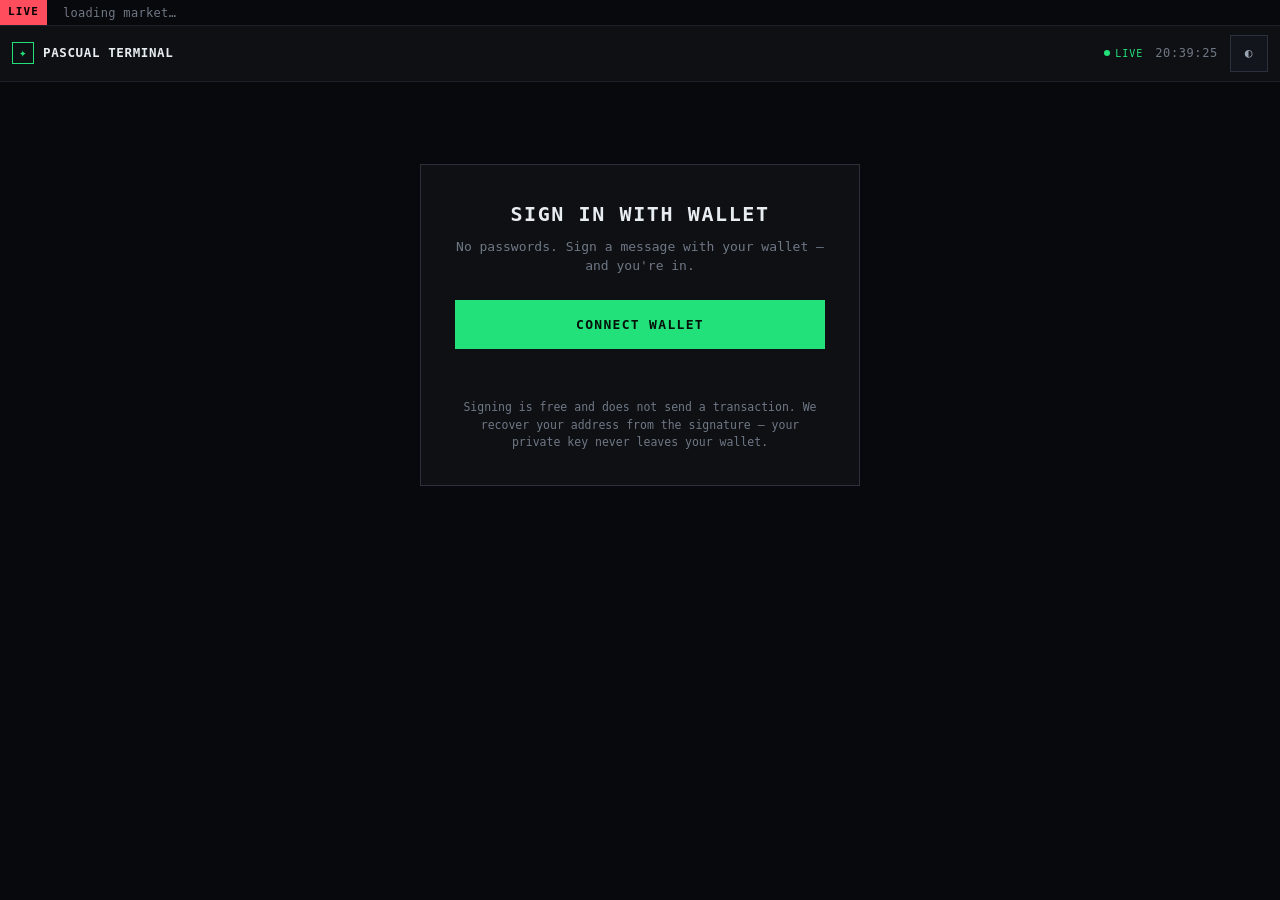
<file: hub/public/index.html>
<!doctype html>
<html lang="en">
<head>
<meta charset="utf-8" />
<meta name="viewport" content="width=device-width, initial-scale=1" />
<title>Pascual Hub</title>
<style>
  /* Terminal palette. Accent maps to terminal-green; danger to red. Both themes. */
  :root, :root[data-theme="dark"] {
    --bg:#08090c; --panel:#0e1014; --panel-2:#12151b; --ink:#e8edf2; --muted:#6f7885;
    --line:#1c2129; --line2:#2a313c; --accent:#22e07a; --accent-2:#22e07a; --danger:#ff4d5e;
    --amber:#f5b23c; --cyan:#3ad0e0; --dim:#9aa4b2; --grid-line:#141821; --field-be:#2a313c;
  }
  :root[data-theme="light"] {
    --bg:#f2f4f7; --panel:#ffffff; --panel-2:#f6f8fa; --ink:#1a2029; --muted:#8a95a3;
    --line:#dbe1e8; --line2:#c3ccd6; --accent:#0a9d57; --accent-2:#0a9d57; --danger:#d83a49;
    --amber:#b7791a; --cyan:#0f8ca0; --dim:#4a5563; --grid-line:#eaeef2; --field-be:#c3ccd6;
  }
  * { box-sizing:border-box; }
  html,body { margin:0; height:100%; }
  body { background:var(--bg); color:var(--ink);
    font-family:ui-monospace,"Cascadia Mono","SF Mono",Menlo,Consolas,monospace; line-height:1.5;
    font-size:12.5px; -webkit-font-smoothing:antialiased; }
  a { color:var(--accent); }
  .hidden { display:none !important; }
  .mono { font-variant-numeric:tabular-nums; }
  .up { color:var(--accent); } .down { color:var(--danger); } .amber { color:var(--amber); }

  /* ticker tape */
  .tape { display:flex; align-items:center; height:26px; border-bottom:1px solid var(--line); overflow:hidden; font-size:11px; letter-spacing:.03em; }
  .tape .lbl { background:var(--danger); color:#000; font-weight:800; padding:0 8px; height:100%; display:flex; align-items:center; letter-spacing:.1em; }
  .tape .track { display:flex; gap:22px; padding-left:16px; white-space:nowrap; animation:scroll 40s linear infinite; }
  @keyframes scroll { from{transform:translateX(0);} to{transform:translateX(-50%);} }
  .tape .tk b { color:var(--dim); font-weight:600; }

  /* top bar */
  header { display:flex; align-items:center; justify-content:space-between; gap:12px;
    padding:9px 12px; border-bottom:1px solid var(--line); background:var(--panel); position:sticky; top:0; z-index:10; }
  .brand { display:flex; align-items:center; gap:9px; font-weight:800; letter-spacing:.05em; font-size:12.5px; }
  .brand .mark { width:22px;height:22px;border:1px solid var(--accent);color:var(--accent);
    display:flex;align-items:center;justify-content:center;font-weight:800; }
  .who { font-size:12px; color:var(--muted); letter-spacing:.05em; }
  button { font:inherit; cursor:pointer; border:1px solid var(--line2); background:var(--panel-2); color:var(--ink);
    padding:8px 14px; font-weight:700; letter-spacing:.05em; }
  .btn-primary { background:var(--accent); color:#04120a; border-color:var(--accent); }
  :root[data-theme="light"] .btn-primary { color:#fff; }
  .btn-ghost { background:var(--panel-2); color:var(--dim); }
  button:disabled { opacity:.5; cursor:default; }
  .live { display:inline-flex; align-items:center; gap:5px; color:var(--accent); font-size:10px; letter-spacing:.1em; }
  .live .dot { width:6px;height:6px;border-radius:50%;background:var(--accent); animation:pulse 1.4s infinite; }
  @keyframes pulse { 0%,100%{opacity:1;} 50%{opacity:.25;} }

  main { max-width:1240px; margin:0 auto; padding:10px 12px 40px; }

  /* sign-in card */
  .signin { max-width:440px; margin:8vh auto 0; background:var(--panel); border:1px solid var(--line2);
    padding:34px; text-align:center; position:relative; }
  .signin h1 { font-size:20px; margin:0 0 8px; letter-spacing:.08em; text-transform:uppercase; }
  .signin p { color:var(--muted); margin:0 0 24px; font-size:13px; }
  .signin .btn-primary { width:100%; padding:14px; font-size:13px; letter-spacing:.1em; text-transform:uppercase; }
  .note { margin-top:16px; font-size:11.5px; color:var(--muted); line-height:1.5; }
  #status { min-height:20px; margin-top:14px; font-size:12px; word-break:break-word; }
  #status.err { color:var(--danger); } #status.ok { color:var(--accent); }

  /* dashboard grid + panels */
  .grid { display:grid; grid-template-columns:1fr 1fr; gap:10px; margin-top:10px; }
  @media (max-width:820px){ .grid{grid-template-columns:1fr;} }
  .span2 { grid-column:1 / -1; }
  .panel, .card { background:var(--panel); border:1px solid var(--line); position:relative; padding:12px 14px; }
  .panel::before,.card::before { content:""; position:absolute; top:-1px; left:-1px; width:7px; height:7px;
    border-top:1px solid var(--line2); border-left:1px solid var(--line2); }
  .panel::after,.card::after { content:""; position:absolute; bottom:-1px; right:-1px; width:7px; height:7px;
    border-bottom:1px solid var(--line2); border-right:1px solid var(--line2); }
  .ptitle { display:flex; align-items:center; justify-content:space-between; gap:8px;
    font-size:10.5px; letter-spacing:.14em; color:var(--dim); margin-bottom:12px; text-transform:uppercase; }
  .ptitle .tag { border:1px solid var(--line2); color:var(--muted); padding:1px 6px; font-size:9.5px; letter-spacing:.1em; }
  .ptitle .r { display:flex; gap:8px; align-items:center; }
  h2 { font-size:11px; margin:20px 0 8px; letter-spacing:.14em; text-transform:uppercase; color:var(--dim);
    border-bottom:1px solid var(--line); padding-bottom:6px; }
  .card .k { font-size:9.5px; letter-spacing:.1em; text-transform:uppercase; color:var(--muted); }
  .card .v { font-size:20px; font-weight:700; margin-top:4px; font-variant-numeric:tabular-nums; }
  canvas { display:block; width:100%; }
  .strip { display:grid; grid-template-columns:repeat(4,1fr); gap:0; border-top:1px solid var(--line); margin-top:12px; }
  .strip .s { padding:9px 4px; border-right:1px solid var(--line); }
  .strip .s:last-child { border-right:none; }
  .strip .k { color:var(--muted); font-size:9px; letter-spacing:.1em; text-transform:uppercase; }
  .strip .v { font-size:15px; margin-top:4px; font-variant-numeric:tabular-nums; }

  .addrow { display:flex; gap:8px; margin-bottom:12px; flex-wrap:wrap; }
  .addrow input, #chainSel { flex:1; min-width:180px; font:inherit; padding:10px 12px;
    border:1px solid var(--line2); background:var(--panel-2); color:var(--ink); }
  .addrow input:focus { outline:1px solid var(--accent); }
  #chainSel { flex:0 0 auto; }

  .wlist { display:flex; flex-direction:column; gap:8px; }
  .wrow { display:flex; align-items:center; justify-content:space-between; gap:12px;
    background:var(--panel-2); border:1px solid var(--line); padding:11px 14px; }
  .wrow .addr { font-size:12px; letter-spacing:.03em; }
  .wrow .label { color:var(--muted); font-size:12px; }
  .wrow .bal { font-variant-numeric:tabular-nums; font-weight:700; margin-right:6px; }
  .wrow .rm { background:transparent; color:var(--danger); padding:6px 10px; font-size:12px; border-color:transparent; }
  .wrow .chip { font-size:10px; font-weight:700; padding:2px 7px; border:1px solid var(--line2);
    color:var(--muted); margin-left:6px; letter-spacing:.06em; }
  .wrow .expand { background:transparent; color:var(--accent); padding:6px 8px; font-size:12px; border-color:transparent; }
  .detail { background:var(--panel-2); border:1px solid var(--line); border-top:none; padding:14px 16px; }
  .detail h4 { margin:0 0 8px; font-size:10px; letter-spacing:.1em; text-transform:uppercase; color:var(--muted); }
  .tok { display:flex; align-items:center; justify-content:space-between; padding:6px 0; font-size:12px; border-bottom:1px solid var(--line); }
  .tok:last-child { border-bottom:none; }
  .tok .sym { font-weight:700; }
  .tok .nm { color:var(--muted); font-size:11px; margin-left:6px; }
  .tok .amt { font-variant-numeric:tabular-nums; }
  .tx { display:flex; align-items:center; gap:8px; padding:6px 0; font-size:11.5px; border-bottom:1px solid var(--line); }
  .tx:last-child { border-bottom:none; }
  .tx .dir { font-weight:800; width:16px; text-align:center; }
  .tx .dir.in { color:var(--accent); } .tx .dir.out { color:var(--danger); }
  .tx .a { color:var(--muted); }
  .tx .val { margin-left:auto; font-variant-numeric:tabular-nums; font-weight:600; }
  .tx a { text-decoration:none; }
  .mut { color:var(--muted); font-size:12px; }
  .digest { background:var(--panel-2); border:1px solid var(--line2); border-left:2px solid var(--amber);
    padding:12px 14px; margin-bottom:12px; white-space:pre-wrap; line-height:1.5; font-size:12.5px; color:var(--dim); }
  .news { display:flex; flex-direction:column; }
  .nrow { display:flex; align-items:center; gap:10px; padding:8px 2px; border-bottom:1px solid var(--line); }
  .nrow:last-child { border-bottom:none; }
  .nrow .src { flex:0 0 auto; font-size:10px; font-weight:700; color:var(--cyan);
    border:1px solid var(--line2); padding:1px 6px; letter-spacing:.06em; }
  .nrow a { color:var(--ink); text-decoration:none; font-size:12.5px; flex:1; }
  .nrow a:hover { color:var(--accent); }
  .nrow .when { flex:0 0 auto; color:var(--muted); font-size:11px; }
  .empty { color:var(--muted); font-size:12.5px; padding:18px; text-align:center; border:1px dashed var(--line2); }
  .soon { display:inline-block; font-size:10px; font-weight:700; color:var(--muted);
    border:1px solid var(--line2); padding:1px 7px; margin-left:8px; letter-spacing:.06em; }
  .foot { margin-top:20px; padding:8px 4px; border-top:1px solid var(--line); color:var(--muted);
    font-size:10px; letter-spacing:.06em; display:flex; justify-content:space-between; flex-wrap:wrap; gap:8px; }
</style>
</head>
<body>

<!-- TICKER -->
<div class="tape">
  <span class="lbl">LIVE</span>
  <div class="track" id="ticker"><span class="tk mut">loading market…</span></div>
</div>

<header>
  <div class="brand"><span class="mark">✦</span> PASCUAL TERMINAL</div>
  <div style="display:flex;align-items:center;gap:12px;">
    <span class="live"><span class="dot"></span>LIVE</span>
    <span id="clock" class="who mono">--:--:--</span>
    <span id="who" class="who hidden"></span>
    <button id="themeBtn" class="btn-ghost" title="Theme">◐</button>
    <button id="logoutBtn" class="btn-ghost hidden">Log out</button>
  </div>
</header>

<!-- SIGN IN -->
<main id="signinView">
  <div class="signin">
    <h1>Sign in with wallet</h1>
    <p>No passwords. Sign a message with your wallet — and you're in.</p>
    <button id="connectBtn" class="btn-primary">Connect wallet</button>
    <div id="status"></div>
    <div class="note">Signing is free and does not send a transaction. We recover your address from the signature — your private key never leaves your wallet.</div>
  </div>
</main>

<!-- DASHBOARD -->
<main id="dashView" class="hidden">
  <div class="grid">
    <!-- Wallet snapshot (real data) -->
    <div class="panel">
      <div class="ptitle"><span>◢ WALLET · ETHEREUM</span><span class="tag" id="meAddr">—</span></div>
      <div class="v mono" id="meBalance" style="font-size:30px;font-weight:700;">—</div>
      <div class="mut" id="meBalanceSub">native balance of the connected wallet</div>
      <div class="strip">
        <div class="s"><div class="k">Tokens</div><div class="v" id="meTokens">—</div></div>
        <div class="s"><div class="k">Watched</div><div class="v" id="statWatch">0</div></div>
        <div class="s"><div class="k">Network</div><div class="v" style="font-size:13px;">ETH</div></div>
        <div class="s"><div class="k">Status</div><div class="v up" style="font-size:13px;">ONLINE</div></div>
      </div>
    </div>
    <!-- BTC market panel (real sparkline) -->
    <div class="panel">
      <div class="ptitle"><span>◢ BITCOIN · BTC-USD</span><span class="r"><span class="tag amber" id="btcSrc">CoinGecko</span><span class="mono up" id="btcPrice">—</span></span></div>
      <canvas id="btcChart" height="120"></canvas>
      <div class="strip">
        <div class="s"><div class="k">24h High</div><div class="v mono" id="btcHigh">—</div></div>
        <div class="s"><div class="k">24h Low</div><div class="v mono" id="btcLow">—</div></div>
        <div class="s"><div class="k">Change</div><div class="v mono" id="btcChg">—</div></div>
        <div class="s"><div class="k">Points</div><div class="v mono" id="btcPts">—</div></div>
      </div>
    </div>
    <!-- Onchain activity — real transfers of the connected wallet -->
    <div class="panel span2">
      <div class="ptitle"><span>◢ ONCHAIN ACTIVITY · YOUR WALLET</span><span class="r"><span class="tag" id="actNet">ETHEREUM</span><span class="live"><span class="dot"></span>LIVE</span></span></div>
      <div id="actList" class="wlist"><div class="mut" style="padding:10px;">Loading activity…</div></div>
    </div>

    <!-- ARC AGENT — real ERC-8004 on-chain state -->
    <div class="panel span2">
      <div class="ptitle"><span>◢ ARC AGENT · ERC-8004 IDENTITY</span><span class="r"><span class="tag amber">TESTNET 5042002</span><span class="live"><span class="dot"></span>ON-CHAIN</span></span></div>
      <div style="display:flex;gap:22px;flex-wrap:wrap;align-items:flex-start;">
        <div><div class="k" style="font-size:9.5px;letter-spacing:.1em;text-transform:uppercase;color:var(--muted);">Agent ID</div><div class="mono" id="agId" style="font-size:26px;font-weight:700;">—</div></div>
        <div><div class="k" style="font-size:9.5px;letter-spacing:.1em;text-transform:uppercase;color:var(--muted);">Owner</div><div class="mono" id="agOwner" style="font-size:14px;margin-top:8px;">—</div></div>
      </div>
      <div class="strip">
        <div class="s"><div class="k">Jobs (8183)</div><div class="v" id="agJobs">—</div></div>
        <div class="s"><div class="k">Reputation</div><div class="v" id="agRep">—</div></div>
        <div class="s"><div class="k">Metadata</div><div class="v" id="agMeta" style="font-size:12px;">—</div></div>
        <div class="s"><div class="k">Explorer</div><div class="v" style="font-size:12px;"><a id="agLink" href="#" target="_blank" rel="noopener">arcscan ↗</a></div></div>
      </div>
    </div>

    <!-- AGENTIC COMMERCE — ERC-8183 jobs -->
    <div class="panel span2">
      <div class="ptitle"><span>◢ AGENTIC COMMERCE · ERC-8183 JOBS</span><span class="tag" id="agJobsTag">—</span></div>
      <div id="agJobList" class="wlist"><div class="mut" style="padding:10px;">Loading jobs from the network…</div></div>
    </div>

    <!-- AGENT MARKETPLACE — x402 -->
    <div class="panel span2">
      <div class="ptitle"><span>◢ AGENT MARKETPLACE · x402 · PAY-PER-CALL USDC</span><span class="r"><span class="tag amber">BASE 8453</span><span class="tag" id="mktTag">—</span></span></div>
      <div class="mut" style="margin-bottom:10px;">Services an agent can call for USDC via the x402 protocol (EIP-3009). Pay per request, no subscriptions.</div>
      <div id="mktGrid" style="display:grid;grid-template-columns:repeat(auto-fill,minmax(150px,1fr));gap:6px;"></div>
    </div>

    <!-- PREDICTION MARKETS — real Polymarket data via free service -->
    <div class="panel span2">
      <div class="ptitle"><span>◢ PREDICTION MARKETS · POLYMARKET</span><span class="r"><span class="tag up">FREE · LIVE</span></span></div>
      <div class="mut" style="margin-bottom:10px;">Real active markets — a sentiment barometer. Data from a free catalog service (no payment).</div>
      <div id="predList" class="wlist"><div class="mut" style="padding:10px;">Loading markets…</div></div>
    </div>
  </div>

  <h2>Wallet Radar</h2>
  <div class="addrow">
    <input id="wInput" placeholder="0x… wallet address" spellcheck="false" />
    <input id="wLabel" placeholder="label (optional)" style="flex:0 0 180px;min-width:120px;" />
    <select id="chainSel"></select>
    <button id="addBtn" class="btn-primary">Add</button>
  </div>
  <div id="wlist" class="wlist"></div>

  <h2>Signal Feed</h2>
  <div style="display:flex;gap:8px;margin-bottom:12px;flex-wrap:wrap;">
    <button id="digestBtn" class="btn-primary">✦ AI daily digest</button>
    <button id="refreshNews" class="btn-ghost">Refresh</button>
  </div>
  <div id="digestBox" class="digest hidden"></div>
  <div id="news" class="news"><div class="mut" style="padding:14px;">Loading news…</div></div>

  <h2>X Cockpit</h2>
  <div id="xitems" class="wlist"><div class="empty">Analyses from the Pascual Reply Pro extension will appear here. Link your wallet in the extension (the "Link to terminal" button).</div></div>

  <div class="foot">On-chain data is public and free. X data will come only from your browser via the extension. No server-side scraping.</div>
</main>

<script>
// Deployed hub API worker. A localStorage override wins (handy for testing a
// different backend); otherwise the baked-in production URL is used.
const API = (localStorage.getItem("pascual_hub_api") || "https://pascual-hub-api.pascuallabs.workers.dev").replace(/\/$/, "");
const api = (p) => API + p;

const $ = (id) => document.getElementById(id);
const setStatus = (m, cls) => { const s = $("status"); s.textContent = m || ""; s.className = cls || ""; };

let token = localStorage.getItem("pascual_hub_token") || "";
let address = localStorage.getItem("pascual_hub_addr") || "";

function authHeaders() { return token ? { "Authorization": "Bearer " + token } : {}; }

async function connect() {
  try {
    if (!window.ethereum) { setStatus("Wallet not found. Install MetaMask.", "err"); return; }
    $("connectBtn").disabled = true;
    setStatus("Connecting…");
    const [addr] = await ethereum.request({ method: "eth_requestAccounts" });
    const a = addr.toLowerCase();
    setStatus("Requesting nonce…");
    const nr = await fetch(api("/api/auth/nonce?address=" + a));
    const nd = await nr.json();
    if (!nr.ok) throw new Error(nd.error || "nonce error");
    setStatus("Sign the message in your wallet…");
    const msgHex = "0x" + Array.from(new TextEncoder().encode(nd.message)).map(b => b.toString(16).padStart(2, "0")).join("");
    const signature = await ethereum.request({ method: "personal_sign", params: [msgHex, addr] });
    setStatus("Verifying signature…");
    const vr = await fetch(api("/api/auth/verify"), {
      method: "POST", headers: { "Content-Type": "application/json" },
      body: JSON.stringify({ address: a, signature })
    });
    const vd = await vr.json();
    if (!vr.ok) throw new Error(vd.error || "verify error");
    token = vd.token; address = vd.address;
    localStorage.setItem("pascual_hub_token", token);
    localStorage.setItem("pascual_hub_addr", address);
    setStatus("");
    showDashboard();
  } catch (e) {
    setStatus(e.message || "Sign-in error", "err");
  } finally {
    $("connectBtn").disabled = false;
  }
}

function logout() {
  token = ""; address = "";
  localStorage.removeItem("pascual_hub_token");
  localStorage.removeItem("pascual_hub_addr");
  $("dashView").classList.add("hidden");
  $("signinView").classList.remove("hidden");
  $("who").classList.add("hidden");
  $("logoutBtn").classList.add("hidden");
}

function short(a) { return a.slice(0, 6) + "…" + a.slice(-4); }

async function showDashboard() {
  $("signinView").classList.add("hidden");
  $("dashView").classList.remove("hidden");
  $("who").textContent = short(address);
  $("who").classList.remove("hidden");
  $("logoutBtn").classList.remove("hidden");
  $("meAddr").textContent = short(address);
  // Chains must load before the watchlist (chain selector), but every panel
  // loads independently and isolated — a failure in one must NOT stop the rest.
  const safe = (fn) => { try { Promise.resolve(fn()).catch(() => {}); } catch (_) {} };
  try { await loadChains(); } catch (_) {}
  safe(loadWatchlist);
  safe(loadNews);
  safe(loadMarket);
  safe(loadMyWallet);
  safe(loadXItems);
  safe(loadArcAgent);
  safe(loadMarketplace);
  safe(loadPredictions);
  safe(loadActivity);
}

// Real onchain transfers of the connected wallet (replaces the old decorative
// particle field). Reuses the wallet/activity endpoint.
async function loadActivity() {
  const box = $("actList");
  try {
    const r = await fetch(api("/api/wallet/activity?wallet=" + address + "&chain=ethereum"), { headers: authHeaders() });
    if (r.status === 401) return logout();
    const d = await r.json();
    const tx = d.transfers || [];
    if (!tx.length) {
      box.innerHTML = '<div class="empty">' + (d.error ? escapeHtml(d.error) : 'No transactions found for this wallet on Ethereum.') + '</div>';
      return;
    }
    box.innerHTML = "";
    const SHOWN = 5; // how many to show at once; the rest go under the button
    tx.forEach((t, i) => {
      const row = document.createElement("div");
      row.className = "tx";
      if (i >= SHOWN) row.classList.add("hidden"); // hide the "tail"
      const when = t.ts ? timeAgo(t.ts) : "";
      const other = t.dir === "in" ? t.from : t.to;
      const val = (t.value != null) ? (Number(t.value).toPrecision(4) + " " + (t.asset || "")) : (t.asset || "");
      const exp = "https://etherscan.io/tx/" + (t.hash || "");
      row.innerHTML =
        '<span class="dir ' + (t.dir === "in" ? "in" : "out") + '">' + (t.dir === "in" ? "↓" : "↑") + '</span>' +
        '<span class="a">' + escapeHtml(other ? short(other) : "—") + '</span>' +
        '<span class="mut">' + escapeHtml(when) + '</span>' +
        '<span class="val"><a href="' + escapeAttr(exp) + '" target="_blank" rel="noopener">' + escapeHtml(val) + '</a></span>';
      box.appendChild(row);
    });
    // "Show more" button if there are more than 5 transactions.
    if (tx.length > SHOWN) {
      const more = document.createElement("button");
      more.className = "btn-ghost";
      more.style.cssText = "width:100%;margin-top:8px;";
      const rest = tx.length - SHOWN;
      more.textContent = "Show " + rest + " more ▾";
      let expanded = false;
      more.onclick = () => {
        expanded = !expanded;
        box.querySelectorAll(".tx").forEach((el, idx) => {
          if (idx >= SHOWN) el.classList.toggle("hidden", !expanded);
        });
        more.textContent = expanded ? "Collapse ▴" : ("Show " + rest + " more ▾");
      };
      box.appendChild(more);
    }
  } catch (_) {
    box.innerHTML = '<div class="empty">Failed to load activity.</div>';
  }
}

async function loadPredictions() {
  const box = $("predList");
  try {
    const r = await fetch(api("/api/predictions"), { headers: authHeaders() });
    if (r.status === 401) return logout();
    const d = await r.json();
    const ms = d.markets || [];
    if (!ms.length) { box.innerHTML = '<div class="empty">Markets unavailable.</div>'; return; }
    box.innerHTML = "";
    for (const m of ms) {
      const row = document.createElement("div");
      row.className = "nrow";
      const link = m.slug ? ("https://polymarket.com/market/" + encodeURIComponent(m.slug)) : "https://polymarket.com";
      const liq = (m.liquidity != null) ? ('$' + Number(m.liquidity).toLocaleString("en-US")) : "";
      row.innerHTML = '<span class="src">MARKET</span>' +
        '<a href="' + escapeAttr(link) + '" target="_blank" rel="noopener">' + escapeHtml(m.question) + '</a>' +
        (liq ? '<span class="when mono">' + escapeHtml(liq) + '</span>' : '');
      box.appendChild(row);
    }
  } catch (_) {
    box.innerHTML = '<div class="empty">Failed to load markets.</div>';
  }
}

async function loadMarketplace() {
  try {
    const r = await fetch(api("/api/arc/marketplace"), { headers: authHeaders() });
    if (r.status === 401) return logout();
    const d = await r.json();
    $("mktTag").textContent = (d.free || 0) + " FREE · " + (d.paid || 0) + " PAID";
    const grid = $("mktGrid");
    grid.innerHTML = "";
    for (const s of d.services || []) {
      const cell = document.createElement("div");
      cell.style.cssText = "border:1px solid var(--line);background:var(--panel-2);padding:8px 10px;";
      const price = s.price === 0 ? '<span class="up">FREE</span>' : '<span class="amber">$' + s.price + '</span>';
      // Real liveness dot for probed free services; paid → "USDC" note.
      let dot = "";
      if (s.status === "up") dot = '<span class="up" title="live">●</span> ';
      else if (s.status === "down") dot = '<span class="down" title="down">●</span> ';
      else if (s.price > 0) dot = '<span class="mut" title="requires USDC on Base">○</span> ';
      cell.innerHTML = '<div style="font-weight:700;font-size:12px;">' + dot + escapeHtml(s.name) + '</div>' +
        '<div class="mut" style="font-size:10px;margin-top:2px;">' + escapeHtml(s.category) + '</div>' +
        '<div style="font-size:11px;margin-top:4px;">' + price + '</div>';
      grid.appendChild(cell);
    }
  } catch (_) {}
}

// Real ERC-8004 agent state + ERC-8183 jobs, read live from Arc testnet.
async function loadArcAgent() {
  try {
    const r = await fetch(api("/api/arc/agent"), { headers: authHeaders() });
    if (r.status === 401) return logout();
    const d = await r.json();
    if (d.agentId) $("agId").textContent = "#" + d.agentId;
    if (d.owner) {
      $("agOwner").textContent = short(d.owner);
      const link = $("agLink");
      link.href = (d.explorer || "https://testnet.arcscan.app") + "/address/" + d.owner;
    }
    $("agJobs").textContent = Array.isArray(d.jobs) ? d.jobs.length : "0";
    if (d.reputation) {
      $("agRep").textContent = d.reputation.count > 0
        ? (d.reputation.avgScore != null ? d.reputation.avgScore + " (" + d.reputation.count + ")" : d.reputation.count)
        : "no feedback";
    }
    $("agMeta").textContent = d.metadataURI ? "ipfs ✓" : "—";
    // Jobs list
    renderArcJobs(d.jobs || [], d.explorer);
    $("agJobsTag").textContent = (d.jobs ? d.jobs.length : 0) + " JOBS";
  } catch (_) {
    $("agId").textContent = "—";
    renderArcJobs([], null);
  }
}

function renderArcJobs(jobs, explorer) {
  const box = $("agJobList");
  if (!jobs.length) {
    box.innerHTML = '<div class="empty">No ERC-8183 jobs found for this agent.</div>';
    return;
  }
  const exp = explorer || "https://testnet.arcscan.app";
  box.innerHTML = "";
  for (const j of jobs) {
    const row = document.createElement("div");
    row.className = "wrow";
    row.innerHTML =
      '<div><span class="addr">JOB #' + escapeHtml(String(j.jobId)) + '</span>' +
      '<span class="chip">' + escapeHtml(j.role || "") + '</span></div>' +
      '<div style="display:flex;align-items:center;gap:10px;">' +
      (j.block != null ? '<span class="mut">block ' + escapeHtml(String(j.block)) + '</span>' : '') +
      '<a class="mono up" href="' + escapeAttr(exp + "/tx/" + (j.tx || "")) + '" target="_blank" rel="noopener" style="font-size:11px;">tx ↗</a></div>';
    box.appendChild(row);
  }
}

async function loadXItems() {
  const box = $("xitems");
  try {
    const r = await fetch(api("/api/x/items"), { headers: authHeaders() });
    if (r.status === 401) return logout();
    const d = await r.json();
    const items = d.items || [];
    if (!items.length) {
      box.innerHTML = '<div class="empty">Analyses from the extension will appear here. Link your wallet in the extension.</div>';
      return;
    }
    box.innerHTML = "";
    const kindLabel = { analyze: "🔍 Analysis", sentiment: "📊 Sentiment", improve: "✦ Draft" };
    for (const it of items) {
      const row = document.createElement("div");
      row.className = "detail";
      row.style.marginBottom = "8px";
      const when = it.created_at ? timeAgo(new Date(it.created_at).toISOString()) : "";
      row.innerHTML =
        '<h4>' + escapeHtml(kindLabel[it.kind] || it.kind) +
        (it.subject ? ' · ' + escapeHtml(it.subject) : '') +
        ' <span style="float:right;color:var(--muted);font-weight:400;">' + when + '</span></h4>' +
        '<div style="white-space:pre-wrap;line-height:1.5;font-size:12.5px;color:var(--dim);">' + escapeHtml(it.result) + '</div>' +
        (it.job_hash ? '<div class="mut" style="margin-top:8px;font-size:10.5px;">⛓ ERC-8183 deliverable: <span class="mono" style="color:var(--accent);">' + escapeHtml(it.job_hash.slice(0, 18)) + '…</span> <span style="color:var(--muted);">ready to write on-chain</span></div>' : '');
      box.appendChild(row);
    }
  } catch (_) {
    box.innerHTML = '<div class="empty">Failed to load analyses.</div>';
  }
}

// Real snapshot of the connected wallet (native balance + token count) on ETH.
async function loadMyWallet() {
  try {
    const r = await fetch(api("/api/wallet/summary?wallet=" + address + "&chain=ethereum"), { headers: authHeaders() });
    if (r.status === 401) return logout();
    const d = await r.json();
    $("meBalance").textContent = d.native != null ? (Number(d.native).toFixed(4) + " " + (d.symbol || "ETH")) : "—";
    $("meTokens").textContent = Array.isArray(d.tokens) ? d.tokens.length : "—";
  } catch (_) {
    $("meBalance").textContent = "—";
  }
}

// Real BTC market data: ticker + sparkline (from /api/market spark series).
let btcSpark = [];
async function loadMarket() {
  try {
    const r = await fetch(api("/api/market"), { headers: authHeaders() });
    if (r.status === 401) return logout();
    const d = await r.json();
    // Ticker tape
    const track = $("ticker");
    if (Array.isArray(d.coins) && d.coins.length) {
      const one = d.coins.map(c => {
        const chg = typeof c.change24h === "number" ? c.change24h : 0;
        const cls = chg >= 0 ? "up" : "down";
        const arrow = chg >= 0 ? "▲" : "▼";
        return '<span class="tk">' + escapeHtml(c.symbol) + ' <b>$' +
          escapeHtml(fmtPrice(c.price)) + '</b> <span class="' + cls + '">' +
          arrow + Math.abs(chg).toFixed(1) + '%</span></span>';
      }).join("");
      track.innerHTML = one + one; // duplicate for seamless scroll
      const btc = d.coins.find(c => c.symbol === "BTC");
      if (btc) {
        $("btcPrice").textContent = "$" + fmtPrice(btc.price);
        const chg = btc.change24h || 0;
        $("btcChg").textContent = (chg >= 0 ? "+" : "") + chg.toFixed(2) + "%";
        $("btcChg").className = "v mono " + (chg >= 0 ? "up" : "down");
      }
    }
    // Real data source label (CoinGecko or Binance fallback).
    if (d.src) $("btcSrc").textContent = d.src;
    // Sparkline
    if (Array.isArray(d.spark) && d.spark.length) {
      btcSpark = d.spark;
      $("btcHigh").textContent = "$" + fmtPrice(Math.max(...d.spark));
      $("btcLow").textContent = "$" + fmtPrice(Math.min(...d.spark));
      $("btcPts").textContent = d.spark.length;
      drawBtc();
    }
  } catch (_) {}
}

function fmtPrice(n) {
  if (n == null) return "—";
  if (n >= 1000) return Math.round(n).toLocaleString("en-US");
  if (n >= 1) return n.toFixed(2);
  return n.toFixed(4);
}

async function loadNews() {
  const box = $("news");
  try {
    const r = await fetch(api("/api/news"), { headers: authHeaders() });
    if (r.status === 401) return logout();
    const d = await r.json();
    const items = d.items || [];
    if (!items.length) { box.innerHTML = '<div class="mut" style="padding:14px;">No news.</div>'; return; }
    box.innerHTML = "";
    for (const it of items.slice(0, 25)) {
      const row = document.createElement("div");
      row.className = "nrow";
      const when = it.date ? timeAgo(it.date) : "";
      row.innerHTML = '<span class="src">' + escapeHtml(it.source) + '</span>' +
        '<a href="' + escapeAttr(it.link) + '" target="_blank" rel="noopener">' + escapeHtml(it.title) + '</a>' +
        '<span class="when">' + when + '</span>';
      box.appendChild(row);
    }
  } catch (_) {
    box.innerHTML = '<div class="mut" style="padding:14px;">Failed to load news.</div>';
  }
}

async function getDigest() {
  const btn = $("digestBtn");
  const box = $("digestBox");
  btn.disabled = true;
  const old = btn.textContent;
  btn.textContent = "Generating…";
  box.classList.remove("hidden");
  box.textContent = "AI is reading the headlines…";
  try {
    const lang = (navigator.language || "ru").toLowerCase().startsWith("ru") ? "ru" : "en";
    const r = await fetch(api("/api/news/digest?lang=" + lang), { headers: authHeaders() });
    if (r.status === 401) return logout();
    const d = await r.json();
    if (d.digest) box.textContent = d.digest;
    else box.textContent = d.error || "Digest unavailable.";
  } catch (e) {
    box.textContent = "Error: " + e.message;
  } finally {
    btn.disabled = false;
    btn.textContent = old;
  }
}

function timeAgo(dateStr) {
  const t = Date.parse(dateStr);
  if (!t) return "";
  const mins = Math.floor((Date.now() - t) / 60000);
  if (mins < 1) return "just now";
  if (mins < 60) return mins + "m";
  const hrs = Math.floor(mins / 60);
  if (hrs < 24) return hrs + "h";
  return Math.floor(hrs / 24) + "d";
}
function escapeAttr(s) { return String(s).replace(/"/g, "&quot;"); }

let CHAINS = [];
let defaultChain = "ethereum";

async function loadChains() {
  try {
    const r = await fetch(api("/api/chains"), { headers: authHeaders() });
    const d = await r.json();
    CHAINS = d.chains || [];
  } catch (_) { CHAINS = [{ key: "ethereum", label: "Ethereum", symbol: "ETH", rich: false }]; }
  const sel = $("chainSel");
  sel.innerHTML = CHAINS.map(c => '<option value="' + c.key + '">' + c.label + (c.rich ? "" : " (balance)") + '</option>').join("");
}

function chainOf(key) { return CHAINS.find(c => c.key === key) || { symbol: "ETH", label: key, rich: false }; }

async function loadWatchlist() {
  const list = $("wlist");
  list.innerHTML = "";
  let items = [];
  try {
    const r = await fetch(api("/api/watchlist"), { headers: authHeaders() });
    if (r.status === 401) return logout();
    const d = await r.json();
    items = d.items || [];
  } catch (_) {}
  $("statWatch").textContent = items.length;
  if (!items.length) {
    list.innerHTML = '<div class="empty">Nothing here yet. Add a wallet address to track its activity.</div>';
    return;
  }
  for (const it of items) {
    // Chain stored in the label as "chain|note" (backend keeps a single label
    // column; we pack the chain in front so no schema change is needed).
    const [chain, note] = splitLabel(it.label);
    const c = chainOf(chain);
    const wrap = document.createElement("div");

    const row = document.createElement("div");
    row.className = "wrow";
    row.innerHTML =
      '<div><div class="addr">' + short(it.wallet) + '<span class="chip">' + c.label + '</span></div>' +
      (note ? '<div class="label">' + escapeHtml(note) + '</div>' : '') + '</div>' +
      '<div style="display:flex;align-items:center;gap:8px;">' +
      '<span class="bal">…</span>' +
      '<button class="expand">details ▾</button>' +
      '<button class="rm">remove</button></div>';
    const bal = row.querySelector(".bal");
    row.querySelector(".rm").onclick = () => removeWallet(it.wallet);

    const detail = document.createElement("div");
    detail.className = "detail hidden";
    let loaded = false;
    row.querySelector(".expand").onclick = (e) => {
      const open = detail.classList.toggle("hidden");
      e.target.textContent = open ? "details ▾" : "details ▴";
      if (!open && !loaded) { loaded = true; loadDetail(it.wallet, chain, detail); }
    };

    wrap.append(row, detail);
    list.appendChild(wrap);
    loadBalance(it.wallet, chain, bal);
  }
}

function splitLabel(label) {
  const s = String(label || "");
  const i = s.indexOf("|");
  if (i >= 0) return [s.slice(0, i) || "ethereum", s.slice(i + 1)];
  return ["ethereum", s]; // legacy rows without a chain prefix
}

async function loadBalance(wallet, chain, el) {
  try {
    const r = await fetch(api("/api/wallet/summary?wallet=" + wallet + "&chain=" + chain), { headers: authHeaders() });
    const d = await r.json();
    el.textContent = d.native != null ? (Number(d.native).toFixed(4) + " " + (d.symbol || "")) : "—";
  } catch (_) { el.textContent = "—"; }
}

async function loadDetail(wallet, chain, box) {
  box.innerHTML = '<div class="mut">Loading…</div>';
  const c = chainOf(chain);
  let html = "";
  // Tokens
  try {
    const r = await fetch(api("/api/wallet/summary?wallet=" + wallet + "&chain=" + chain), { headers: authHeaders() });
    const d = await r.json();
    if (d.tokens && d.tokens.length) {
      html += '<h4>Tokens</h4>';
      for (const t of d.tokens) {
        html += '<div class="tok"><div><span class="sym">' + escapeHtml(t.symbol) + '</span>' +
          (t.name ? '<span class="nm">' + escapeHtml(t.name) + '</span>' : '') + '</div>' +
          '<span class="amt">' + escapeHtml(t.balance) + '</span></div>';
      }
    } else if (c.rich) {
      html += '<div class="mut">No ERC-20 tokens found.</div>';
    } else {
      html += '<div class="mut">Tokens are available on Alchemy-backed networks. For this network — balance only.</div>';
    }
  } catch (_) { html += '<div class="mut">Failed to load tokens.</div>'; }

  // Activity (rich chains only)
  if (c.rich) {
    try {
      const r = await fetch(api("/api/wallet/activity?wallet=" + wallet + "&chain=" + chain), { headers: authHeaders() });
      const d = await r.json();
      if (d.transfers && d.transfers.length) {
        html += '<h4 style="margin-top:14px;">Recent activity</h4>';
        for (const tx of d.transfers) {
          const when = tx.ts ? new Date(tx.ts).toLocaleDateString() : "";
          const other = tx.dir === "in" ? tx.from : tx.to;
          const val = tx.value != null ? (Number(tx.value).toPrecision(4) + " " + (tx.asset || "")) : (tx.asset || "");
          html += '<div class="tx"><span class="dir ' + tx.dir + '">' + (tx.dir === "in" ? "↓" : "↑") + '</span>' +
            '<span class="a">' + (other ? short(other) : "—") + '</span>' +
            '<span class="mut">' + when + '</span>' +
            '<span class="val"><a href="' + (d.explorer || chainOf(chain).explorer || "#") + '/tx/' + tx.hash + '" target="_blank" rel="noopener">' + escapeHtml(val) + '</a></span></div>';
        }
      } else {
        html += '<h4 style="margin-top:14px;">Recent activity</h4><div class="mut">No transactions found.</div>';
      }
    } catch (_) {}
  }
  box.innerHTML = html || '<div class="mut">No data.</div>';
}

async function addWallet() {
  const wallet = $("wInput").value.trim().toLowerCase();
  const note = $("wLabel").value.trim();
  const chain = $("chainSel").value || "ethereum";
  if (!/^0x[0-9a-f]{40}$/.test(wallet)) { setStatus("Invalid address", "err"); return; }
  // Pack chain into the label ("chain|note") — no schema change needed.
  const label = chain + "|" + note;
  $("addBtn").disabled = true;
  try {
    const r = await fetch(api("/api/watchlist"), {
      method: "POST", headers: { "Content-Type": "application/json", ...authHeaders() },
      body: JSON.stringify({ wallet, label })
    });
    if (r.status === 401) return logout();
    $("wInput").value = ""; $("wLabel").value = "";
    await loadWatchlist();
  } catch (e) { setStatus(e.message, "err"); }
  finally { $("addBtn").disabled = false; }
}

async function removeWallet(wallet) {
  try {
    await fetch(api("/api/watchlist?wallet=" + wallet), { method: "DELETE", headers: authHeaders() });
    await loadWatchlist();
  } catch (_) {}
}

function escapeHtml(s) { return s.replace(/[&<>"']/g, c => ({ "&":"&amp;","<":"&lt;",">":"&gt;",'"':"&quot;","'":"&#39;" }[c])); }

$("connectBtn").onclick = connect;
$("logoutBtn").onclick = logout;
$("addBtn").onclick = addWallet;
$("digestBtn").onclick = getDigest;
$("refreshNews").onclick = loadNews;
$("wInput").addEventListener("keydown", e => { if (e.key === "Enter") addWallet(); });

/* ===== Terminal visuals: theme, clock, Canvas charts ===== */
function cssVar(name){ return getComputedStyle(document.documentElement).getPropertyValue(name).trim(); }
function rgb(hex){ hex=(hex||"").replace('#',''); if(hex.length===3) hex=hex.split('').map(c=>c+c).join('');
  const n=parseInt(hex,16); return [(n>>16)&255,(n>>8)&255,n&255].join(','); }

// Clock
setInterval(()=>{ const c=$("clock"); if(c) c.textContent=new Date().toISOString().slice(11,19); },1000);
$("clock").textContent = new Date().toISOString().slice(11,19);

// BTC sparkline (real data from btcSpark)
function drawBtc(){
  const c=$("btcChart"); if(!c || !btcSpark.length) return;
  const x=c.getContext('2d'); const w=c.width=c.clientWidth*2, h=c.height=240;
  const pts=btcSpark, min=Math.min(...pts), max=Math.max(...pts), rng=(max-min)||1;
  const up=cssVar('--accent'), down=cssVar('--danger'), gl=cssVar('--grid-line');
  const rising = pts[pts.length-1] >= pts[0]; const col = rising?up:down;
  x.clearRect(0,0,w,h);
  x.strokeStyle=gl; x.lineWidth=1;
  for(let g=0;g<4;g++){ const gy=h*g/4; x.beginPath(); x.moveTo(0,gy); x.lineTo(w,gy); x.stroke(); }
  const X=i=>i/(pts.length-1)*w, Y=v=>h-((v-min)/rng)*h*0.85-14;
  const grad=x.createLinearGradient(0,0,0,h);
  grad.addColorStop(0,'rgba('+rgb(col)+',.26)'); grad.addColorStop(1,'rgba('+rgb(col)+',0)');
  x.beginPath(); pts.forEach((p,i)=> i?x.lineTo(X(i),Y(p)):x.moveTo(X(i),Y(p)));
  x.lineTo(w,h); x.lineTo(0,h); x.closePath(); x.fillStyle=grad; x.fill();
  x.beginPath(); pts.forEach((p,i)=> i?x.lineTo(X(i),Y(p)):x.moveTo(X(i),Y(p)));
  x.strokeStyle=col; x.lineWidth=2; x.stroke();
  // endpoint dot
  x.fillStyle=col; x.beginPath(); x.arc(X(pts.length-1),Y(pts[pts.length-1]),3,0,7); x.fill();
}
addEventListener('resize', drawBtc);

// Theme toggle (dark default). Redraw canvases so they follow the theme.
(function(){
  const root=document.documentElement;
  const saved=localStorage.getItem('pascual_hub_theme'); if(saved) root.setAttribute('data-theme',saved);
  else root.setAttribute('data-theme','dark');
  $("themeBtn").onclick=()=>{
    const nxt=(root.getAttribute('data-theme')==='dark')?'light':'dark';
    root.setAttribute('data-theme',nxt); localStorage.setItem('pascual_hub_theme',nxt);
    drawBtc();
  };
})();

// Auto-enter if we already have a session token.
if (token && address) showDashboard();
</script>
</body>
</html>
</file>
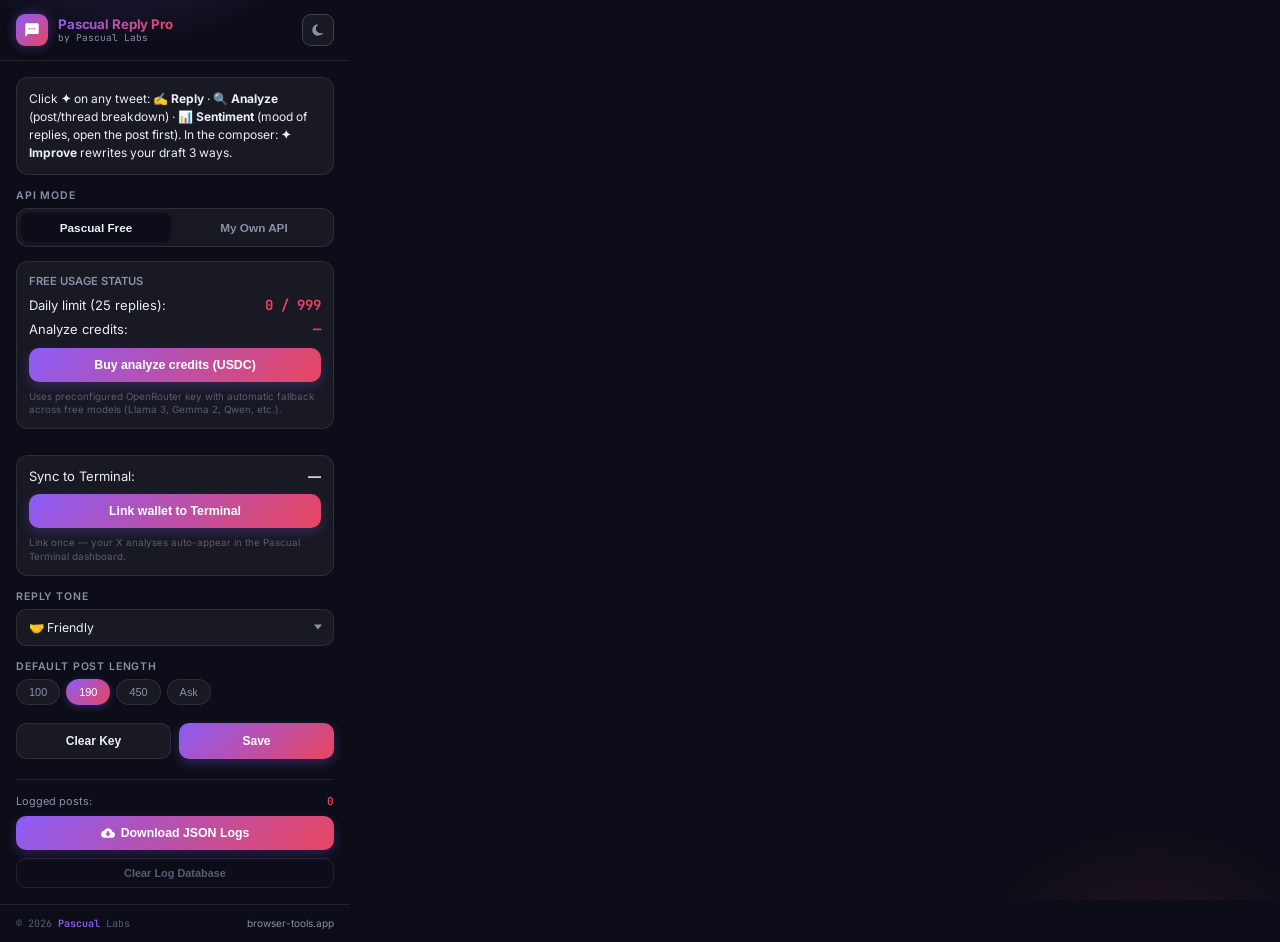
<file: reply-x-pro/popup.html>
<!doctype html>
<html>
<head>
  <meta charset="utf-8" />
  <title>Pascual Reply Settings</title>
  <link rel="stylesheet" href="popup.css" />
</head>
<body>
  <div class="bg-glow"></div>

  <!-- Header -->
  <div class="header">
    <div class="brand">
      <div class="brand-icon">
        <svg viewBox="0 0 24 24" width="16" height="16" fill="#fff">
          <path d="M20 2H4c-1.1 0-1.99.9-1.99 2L2 22l4-4h14c1.1 0 2-.9 2-2V4c0-1.1-.9-2-2-2zM9 11H7V9h2v2zm4 0h-2V9h2v2zm4 0h-2V9h2v2z"/>
        </svg>
      </div>
      <div class="brand-text">
        <span class="brand-name">Pascual Reply Pro</span>
        <span class="brand-sub">by Pascual Labs</span>
      </div>
    </div>
    <div class="header-controls">
      <button id="themeToggle" class="theme-btn" title="Toggle Theme">
        <!-- Moon Icon -->
        <svg class="icon-moon" viewBox="0 0 24 24"><path d="M12.3 22h-.1c-5.5 0-10-4.5-10-10 0-4.8 3.5-8.9 8.2-9.8.5-.1 1 .2 1.2.7.2.5 0 1.1-.4 1.4-2.8 2-3.7 5.9-2 9.1 1.4 2.7 4.2 4.3 7.1 4.3.8 0 1.6-.1 2.4-.4.5-.2 1.1 0 1.4.4.3.4.2 1-.2 1.3-2.1 1.6-4.8 2.5-7.6 2.5z"/></svg>
        <!-- Sun Icon -->
        <svg class="icon-sun" viewBox="0 0 24 24"><path d="M12 7c-2.8 0-5 2.2-5 5s2.2 5 5 5 5-2.2 5-5-2.2-5-5-5zM2 13h2c.6 0 1-.4 1-1s-.4-1-1-1H2c-.6 0-1 .4-1 1s.4 1 1 1zm18 0h2c.6 0 1-.4 1-1s-.4-1-1-1h-2c-.6 0-1 .4-1 1s.4 1 1 1zM11 2v2c0 .6.4 1 1 1s1-.4 1-1V2c0-.6-.4-1-1-1s-1 .4-1 1zm0 18v2c0 .6.4 1 1 1s1-.4 1-1v-2c0-.6-.4-1-1-1s-1 .4-1 1zM5.9 4.5c-.4-.4-1-.4-1.4 0s-.4 1 0 1.4L5.9 7.3c.2.2.5.3.7.3s.5-.1.7-.3c.4-.4.4-1 0-1.4L5.9 4.5zm12.2 12.2c-.4-.4-1-.4-1.4 0s-.4 1 0 1.4l1.4 1.4c.2.2.5.3.7.3s.5-.1.7-.3c.4-.4.4-1 0-1.4l-1.4-1.4zM7.3 18.1l-1.4 1.4c-.4.4-.4 1 0 1.4.2.2.5.3.7.3s.5-.1.7-.3l1.4-1.4c.4-.4.4-1 0-1.4s-1-.4-1.4 0zm12.2-12.2l-1.4-1.4c-.4-.4-1-.4-1.4 0s-.4 1 0 1.4l1.4 1.4c.2.2.5.3.7.3s.5-.1.7-.3c.4-.4.4-1 0-1.4z"/></svg>
      </button>
    </div>
  </div>

  <!-- Body Content -->
  <div class="content">
    
    <!-- Features hint -->
    <div class="panel" style="font-size:12px; line-height:1.5;">
      Click <strong>✦</strong> on any tweet: <strong>✍️ Reply</strong> · <strong>🔍 Analyze</strong> (post/thread breakdown) · <strong>📊 Sentiment</strong> (mood of replies, open the post first). In the composer: <strong>✦ Improve</strong> rewrites your draft 3 ways.
    </div>

    <!-- API Mode Selector -->
    <div class="form-group">
      <label class="form-label" data-i18n="apiMode">API Mode</label>
      <div class="mode-selector">
        <button id="modeFree" class="mode-btn active" data-i18n="modeFree">Pascual Free</button>
        <button id="modeCustom" class="mode-btn" data-i18n="modeCustom">My Own API</button>
      </div>
    </div>

    <!-- Free Mode Info Panel -->
    <div id="freeInfoPanel" class="panel">
      <div class="panel-title" data-i18n="freeUsage">Free Usage Status</div>
      <div style="display:flex; justify-content:space-between; align-items:center; font-size:13px;">
        <span data-i18n="limitToday">Daily limit (999 replies):</span>
        <strong id="freeCount" style="font-family: 'JetBrains Mono', monospace; font-size: 14px; color: var(--accent-2);">0 / 999</strong>
      </div>
      <div style="display:flex; justify-content:space-between; align-items:center; font-size:13px; margin-top:6px;">
        <span data-i18n="credits">Analyze credits:</span>
        <strong id="creditCount" style="font-family: 'JetBrains Mono', monospace; font-size: 14px; color: var(--accent-2);">—</strong>
      </div>
      <button id="buyCredits" class="log-btn-download" style="margin-top:10px;">
        <span data-i18n="btnBuyCredits">Buy analyze credits (USDC)</span>
      </button>
      <div class="input-hint" style="margin-top: 8px;" data-i18n="freeDesc">
        Uses preconfigured OpenRouter key with automatic fallback across free models.
      </div>
    </div>

    <!-- Pascual Terminal link -->
    <div class="panel" style="margin-top:12px;">
      <div style="display:flex; justify-content:space-between; align-items:center; font-size:13px;">
        <span data-i18n="terminalSync">Sync to Terminal:</span>
        <strong id="hubStatus" style="font-size:13px;">—</strong>
      </div>
      <button id="hubLinkBtn" class="log-btn-download" style="margin-top:10px;">
        <span id="hubLinkLabel" data-i18n="btnLinkHub">Link wallet to Terminal</span>
      </button>
      <div class="input-hint" style="margin-top:8px;" data-i18n="hubDesc">
        Link once — your X analyses auto-appear in the Pascual Terminal dashboard.
      </div>
    </div>

    <!-- Custom API Settings (Hidden in Free Mode) -->
    <div id="customApiPanel" class="hidden" style="display:flex; flex-direction:column; gap:12px;">
      <!-- Provider Select -->
      <div class="form-group">
        <label class="form-label" data-i18n="provider">Provider</label>
        <div class="select-wrap">
          <select id="provider">
            <option value="openai">OpenAI (ChatGPT)</option>
            <option value="deepseek">DeepSeek AI</option>
            <option value="groq">Groq Cloud</option>
            <option value="anthropic">Anthropic (Claude)</option>
            <option value="openrouter">OpenRouter API</option>
          </select>
        </div>
      </div>

      <!-- API Key input -->
      <div class="form-group">
        <label class="form-label" data-i18n="apiKey">API Key</label>
        <div class="input-wrap">
          <input id="apiKey" class="input-field" type="password" placeholder="sk-..." />
        </div>
        <div class="input-hint" id="keyHint">
          <span data-i18n="keyHintText">Get your API key from the provider dashboard.</span>
        </div>
      </div>

      <!-- Model Select -->
      <div class="form-group">
        <label class="form-label" data-i18n="model">Model</label>
        <div class="select-wrap">
          <select id="model">
            <!-- Populated via JS dynamically -->
          </select>
        </div>
        <span class="price-hint" id="priceHint"></span>
      </div>
    </div>

    <!-- Reply Tone -->
    <div class="form-group">
      <label class="form-label" data-i18n="replyTone">Reply Tone</label>
      <div class="select-wrap">
        <select id="tone">
          <option value="friendly">🤝 Friendly</option>
          <option value="witty">🎭 Witty</option>
          <option value="meme">😂 Memey / Humorous</option>
          <option value="sassy">😼 Sassy / Sarcastic</option>
          <option value="neutral">⚖️ Neutral</option>
          <option value="strict">🎯 Strict / Serious</option>
          <option value="professional">💼 Professional / Business</option>
          <option value="enthusiastic">🚀 Enthusiastic</option>
          <option value="curious">🔍 Curious</option>
          <option value="empathetic">❤️ Empathetic</option>
          <option value="analytical">📊 Analytical</option>
          <option value="humorous">😄 Humorous</option>
          <option value="provocative">⚡ Provocative</option>
          <option value="supportive">🌟 Supportive</option>
          <option value="crypto_god">🧙‍♂️ Crypto God</option>
        </select>
      </div>
    </div>

    <!-- Default Post Length -->
    <div class="form-group">
      <label class="form-label" data-i18n="defaultLength">Default Post Length</label>
      <div class="pill-selector" id="lengthSelector" role="radiogroup" aria-label="Default post length">
        <button type="button" class="pill" data-val="100" role="radio" aria-checked="false">100</button>
        <button type="button" class="pill active" data-val="190" role="radio" aria-checked="true">190</button>
        <button type="button" class="pill" data-val="450" role="radio" aria-checked="false">450</button>
        <button type="button" class="pill" data-val="ask" role="radio" aria-checked="false" data-i18n="ask">Ask</button>
      </div>
    </div>

    <!-- Save / Reset Buttons -->
    <div class="btn-group" style="margin-top: 4px;">
      <button id="clear" class="btn" data-i18n="btnReset">Clear Key</button>
      <button id="save" class="btn btn-primary" data-i18n="btnSave">Save</button>
    </div>

    <!-- Logs block -->
    <div class="logs-section">
      <div class="log-info-bar">
        <span data-i18n="totalLogs">Logged posts:</span>
        <span id="logInfo" class="log-count">0</span>
      </div>
      <button id="downloadLog" class="log-btn-download">
        <svg width="14" height="14" viewBox="0 0 24 24" fill="currentColor">
          <path d="M19.35 10.04C18.67 6.59 15.64 4 12 4 9.11 4 6.6 5.64 5.35 8.04 2.34 8.36 0 10.91 0 14c0 3.31 2.69 6 6 6h13c2.76 0 5-2.24 5-5 0-2.64-2.05-4.78-4.65-4.96zM17 13l-5 5-5-5h3V9h4v4h3z"/>
        </svg>
        <span data-i18n="btnDownloadLog">Download JSON Logs</span>
      </button>
      <button id="clearLog" class="log-btn-clear" data-i18n="btnClearLog">Clear Log Database</button>
    </div>

  </div>

  <!-- Footer -->
  <div class="footer">
    <div class="footer-brand">&copy; 2026 <span>Pascual</span> Labs</div>
    <a href="https://browser-tools.app/products/gpt-twitter-reply.html" target="_blank" rel="noopener" class="footer-link">browser-tools.app</a>
  </div>

  <script src="popup.js"></script>
</body>
</html>
</file>
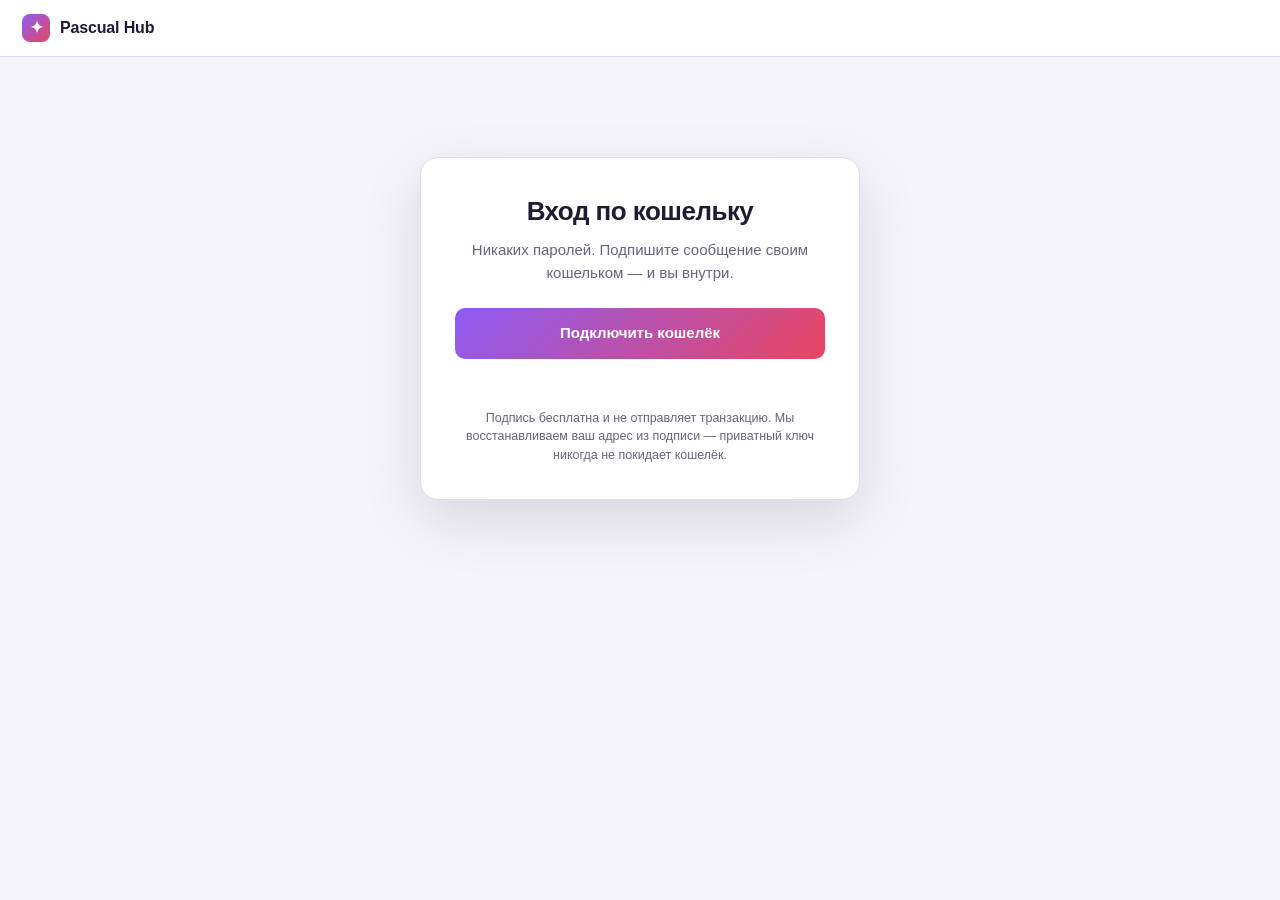
<file: hub/public/index-classic-backup.html>
<!doctype html>
<html lang="ru">
<head>
<meta charset="utf-8" />
<meta name="viewport" content="width=device-width, initial-scale=1" />
<title>Pascual Hub</title>
<style>
  :root {
    --bg:#f6f4fb; --panel:#fff; --panel-2:#efeaf8; --ink:#211a33; --muted:#6b6280;
    --line:#e2dbef; --accent:#7c4fe0; --accent-2:#17a673; --danger:#d6455f;
  }
  @media (prefers-color-scheme: dark) {
    :root { --bg:#0f0c17; --panel:#181222; --panel-2:#20182f; --ink:#f1eff7; --muted:#9990ac;
      --line:#2c2340; --accent:#a583f0; --accent-2:#4fd7a0; --danger:#f0637f; }
  }
  * { box-sizing:border-box; }
  html,body { margin:0; height:100%; }
  body { background:var(--bg); color:var(--ink);
    font-family:-apple-system,BlinkMacSystemFont,"Segoe UI",Roboto,sans-serif; line-height:1.5; }
  a { color:var(--accent); }
  .hidden { display:none !important; }

  /* top bar */
  header { display:flex; align-items:center; justify-content:space-between; gap:12px;
    padding:14px 22px; border-bottom:1px solid var(--line); background:var(--panel); position:sticky; top:0; z-index:10; }
  .brand { display:flex; align-items:center; gap:10px; font-weight:800; letter-spacing:-.01em; }
  .brand .mark { width:28px;height:28px;border-radius:8px;background:linear-gradient(135deg,#8b5cf6,#e94560);
    display:flex;align-items:center;justify-content:center;color:#fff;font-weight:800; }
  .who { font-family:ui-monospace,Consolas,monospace; font-size:13px; color:var(--muted); }
  button { font:inherit; cursor:pointer; border:none; border-radius:10px; padding:10px 16px; font-weight:700; }
  .btn-primary { background:linear-gradient(135deg,#8b5cf6,#e94560); color:#fff; }
  .btn-ghost { background:var(--panel-2); color:var(--ink); }
  button:disabled { opacity:.55; cursor:default; }

  main { max-width:1000px; margin:0 auto; padding:28px 22px 80px; }

  /* sign-in card */
  .signin { max-width:440px; margin:8vh auto 0; background:var(--panel); border:1px solid var(--line);
    border-radius:18px; padding:34px; text-align:center; box-shadow:0 20px 60px rgba(0,0,0,.12); }
  .signin h1 { font-size:26px; margin:0 0 8px; letter-spacing:-.02em; }
  .signin p { color:var(--muted); margin:0 0 24px; font-size:15px; }
  .signin .btn-primary { width:100%; padding:14px; font-size:15px; }
  .note { margin-top:16px; font-size:12.5px; color:var(--muted); line-height:1.5; }
  #status { min-height:20px; margin-top:14px; font-size:13px; word-break:break-word; }
  #status.err { color:var(--danger); } #status.ok { color:var(--accent-2); }

  /* dashboard */
  h2 { font-size:18px; margin:26px 0 12px; letter-spacing:-.01em; }
  .grid { display:grid; grid-template-columns:repeat(auto-fit,minmax(220px,1fr)); gap:14px; }
  .card { background:var(--panel); border:1px solid var(--line); border-radius:14px; padding:16px 18px; }
  .card .k { font-size:12px; letter-spacing:.05em; text-transform:uppercase; color:var(--muted); }
  .card .v { font-size:22px; font-weight:800; margin-top:4px; font-variant-numeric:tabular-nums; }

  .addrow { display:flex; gap:8px; margin-bottom:14px; flex-wrap:wrap; }
  .addrow input { flex:1; min-width:200px; font:inherit; padding:11px 13px; border-radius:10px;
    border:1px solid var(--line); background:var(--panel); color:var(--ink); }
  .addrow input:focus { outline:2px solid var(--accent); border-color:transparent; }

  .wlist { display:flex; flex-direction:column; gap:10px; }
  .wrow { display:flex; align-items:center; justify-content:space-between; gap:12px;
    background:var(--panel); border:1px solid var(--line); border-radius:12px; padding:12px 15px; }
  .wrow .addr { font-family:ui-monospace,Consolas,monospace; font-size:13px; }
  .wrow .label { color:var(--muted); font-size:13px; }
  .wrow .bal { font-variant-numeric:tabular-nums; font-weight:700; margin-right:6px; }
  .wrow .rm { background:transparent; color:var(--danger); padding:6px 10px; font-size:13px; }
  .wrow .chip { font-size:11px; font-weight:700; padding:2px 8px; border-radius:999px;
    background:var(--panel-2); color:var(--muted); margin-left:6px; }
  .wrow .expand { background:transparent; color:var(--accent); padding:6px 8px; font-size:13px; }
  .detail { margin-top:-4px; margin-bottom:0; background:var(--panel); border:1px solid var(--line);
    border-top:none; border-radius:0 0 12px 12px; padding:14px 16px; }
  .detail h4 { margin:0 0 8px; font-size:12px; letter-spacing:.05em; text-transform:uppercase; color:var(--muted); }
  .tok { display:flex; align-items:center; justify-content:space-between; padding:6px 0; font-size:13px; border-bottom:1px solid var(--line); }
  .tok:last-child { border-bottom:none; }
  .tok .sym { font-weight:700; }
  .tok .nm { color:var(--muted); font-size:12px; margin-left:6px; }
  .tok .amt { font-variant-numeric:tabular-nums; }
  .tx { display:flex; align-items:center; gap:8px; padding:6px 0; font-size:12.5px; border-bottom:1px solid var(--line); }
  .tx:last-child { border-bottom:none; }
  .tx .dir { font-weight:800; width:20px; text-align:center; }
  .tx .dir.in { color:var(--accent-2); } .tx .dir.out { color:var(--danger); }
  .tx .a { font-family:ui-monospace,Consolas,monospace; color:var(--muted); }
  .tx .val { margin-left:auto; font-variant-numeric:tabular-nums; font-weight:600; }
  .tx a { text-decoration:none; }
  .mut { color:var(--muted); font-size:13px; }
  .digest { background:var(--panel); border:1px solid var(--accent); border-radius:12px;
    padding:14px 16px; margin-bottom:14px; white-space:pre-wrap; line-height:1.5; font-size:14px; }
  .news { display:flex; flex-direction:column; gap:2px; }
  .nrow { display:flex; align-items:baseline; gap:10px; padding:10px 4px; border-bottom:1px solid var(--line); }
  .nrow:last-child { border-bottom:none; }
  .nrow .src { flex:0 0 auto; font-size:11px; font-weight:700; color:var(--accent);
    background:var(--panel-2); padding:2px 8px; border-radius:999px; }
  .nrow a { color:var(--ink); text-decoration:none; font-size:14px; flex:1; }
  .nrow a:hover { color:var(--accent); }
  .nrow .when { flex:0 0 auto; color:var(--muted); font-size:12px; }
  .empty { color:var(--muted); font-size:14px; padding:18px; text-align:center;
    border:1px dashed var(--line); border-radius:12px; }
  .soon { display:inline-block; font-size:11px; font-weight:700; color:var(--muted);
    background:var(--panel-2); padding:2px 8px; border-radius:999px; margin-left:8px; }
  .foot { margin-top:40px; color:var(--muted); font-size:12.5px; }
</style>
</head>
<body>

<header>
  <div class="brand"><span class="mark">✦</span> Pascual Hub</div>
  <div style="display:flex;align-items:center;gap:12px;">
    <span id="who" class="who hidden"></span>
    <button id="logoutBtn" class="btn-ghost hidden">Выйти</button>
  </div>
</header>

<!-- SIGN IN -->
<main id="signinView">
  <div class="signin">
    <h1>Вход по кошельку</h1>
    <p>Никаких паролей. Подпишите сообщение своим кошельком — и вы внутри.</p>
    <button id="connectBtn" class="btn-primary">Подключить кошелёк</button>
    <div id="status"></div>
    <div class="note">Подпись бесплатна и не отправляет транзакцию. Мы восстанавливаем ваш адрес из подписи — приватный ключ никогда не покидает кошелёк.</div>
  </div>
</main>

<!-- DASHBOARD -->
<main id="dashView" class="hidden">
  <div class="grid">
    <div class="card"><div class="k">Кошельков на слежении</div><div class="v" id="statWatch">0</div></div>
    <div class="card"><div class="k">Сеть данных</div><div class="v" style="font-size:16px;">Ethereum</div></div>
    <div class="card"><div class="k">Статус</div><div class="v" style="font-size:16px;color:var(--accent-2);">Онлайн</div></div>
  </div>

  <h2>Wallet Radar</h2>
  <div class="addrow">
    <input id="wInput" placeholder="0x… адрес кошелька" spellcheck="false" />
    <input id="wLabel" placeholder="метка (необязательно)" style="flex:0 0 180px;min-width:120px;" />
    <select id="chainSel" style="flex:0 0 auto;font:inherit;padding:11px 12px;border-radius:10px;border:1px solid var(--line);background:var(--panel);color:var(--ink);"></select>
    <button id="addBtn" class="btn-primary">Добавить</button>
  </div>
  <div id="wlist" class="wlist"></div>

  <h2>Signal Feed</h2>
  <div style="display:flex;gap:8px;margin-bottom:12px;flex-wrap:wrap;">
    <button id="digestBtn" class="btn-primary">✦ AI-сводка дня</button>
    <button id="refreshNews" class="btn-ghost">Обновить</button>
  </div>
  <div id="digestBox" class="digest hidden"></div>
  <div id="news" class="news"><div class="mut" style="padding:14px;">Загрузка новостей…</div></div>

  <h2>X Cockpit <span class="soon">скоро</span></h2>
  <div class="empty">Подключение расширения Pascual Reply Pro — на фазе 3.</div>

  <div class="foot">Данные on-chain — публичные, бесплатные. X-данные будут поступать только из вашего браузера через расширение. Никакого серверного скрапинга.</div>
</main>

<script>
// Deployed hub API worker. A localStorage override wins (handy for testing a
// different backend); otherwise the baked-in production URL is used.
const API = (localStorage.getItem("pascual_hub_api") || "https://pascual-hub-api.pascuallabs.workers.dev").replace(/\/$/, "");
const api = (p) => API + p;

const $ = (id) => document.getElementById(id);
const setStatus = (m, cls) => { const s = $("status"); s.textContent = m || ""; s.className = cls || ""; };

let token = localStorage.getItem("pascual_hub_token") || "";
let address = localStorage.getItem("pascual_hub_addr") || "";

function authHeaders() { return token ? { "Authorization": "Bearer " + token } : {}; }

async function connect() {
  try {
    if (!window.ethereum) { setStatus("Кошелёк не найден. Установите MetaMask.", "err"); return; }
    $("connectBtn").disabled = true;
    setStatus("Подключение…");
    const [addr] = await ethereum.request({ method: "eth_requestAccounts" });
    const a = addr.toLowerCase();
    setStatus("Запрос nonce…");
    const nr = await fetch(api("/api/auth/nonce?address=" + a));
    const nd = await nr.json();
    if (!nr.ok) throw new Error(nd.error || "nonce error");
    setStatus("Подпишите сообщение в кошельке…");
    const msgHex = "0x" + Array.from(new TextEncoder().encode(nd.message)).map(b => b.toString(16).padStart(2, "0")).join("");
    const signature = await ethereum.request({ method: "personal_sign", params: [msgHex, addr] });
    setStatus("Проверка подписи…");
    const vr = await fetch(api("/api/auth/verify"), {
      method: "POST", headers: { "Content-Type": "application/json" },
      body: JSON.stringify({ address: a, signature })
    });
    const vd = await vr.json();
    if (!vr.ok) throw new Error(vd.error || "verify error");
    token = vd.token; address = vd.address;
    localStorage.setItem("pascual_hub_token", token);
    localStorage.setItem("pascual_hub_addr", address);
    setStatus("");
    showDashboard();
  } catch (e) {
    setStatus(e.message || "Ошибка входа", "err");
  } finally {
    $("connectBtn").disabled = false;
  }
}

function logout() {
  token = ""; address = "";
  localStorage.removeItem("pascual_hub_token");
  localStorage.removeItem("pascual_hub_addr");
  $("dashView").classList.add("hidden");
  $("signinView").classList.remove("hidden");
  $("who").classList.add("hidden");
  $("logoutBtn").classList.add("hidden");
}

function short(a) { return a.slice(0, 6) + "…" + a.slice(-4); }

async function showDashboard() {
  $("signinView").classList.add("hidden");
  $("dashView").classList.remove("hidden");
  $("who").textContent = short(address);
  $("who").classList.remove("hidden");
  $("logoutBtn").classList.remove("hidden");
  await loadChains();
  await loadWatchlist();
  loadNews();
}

async function loadNews() {
  const box = $("news");
  try {
    const r = await fetch(api("/api/news"), { headers: authHeaders() });
    if (r.status === 401) return logout();
    const d = await r.json();
    const items = d.items || [];
    if (!items.length) { box.innerHTML = '<div class="mut" style="padding:14px;">Новостей нет.</div>'; return; }
    box.innerHTML = "";
    for (const it of items.slice(0, 25)) {
      const row = document.createElement("div");
      row.className = "nrow";
      const when = it.date ? timeAgo(it.date) : "";
      row.innerHTML = '<span class="src">' + escapeHtml(it.source) + '</span>' +
        '<a href="' + escapeAttr(it.link) + '" target="_blank" rel="noopener">' + escapeHtml(it.title) + '</a>' +
        '<span class="when">' + when + '</span>';
      box.appendChild(row);
    }
  } catch (_) {
    box.innerHTML = '<div class="mut" style="padding:14px;">Не удалось загрузить новости.</div>';
  }
}

async function getDigest() {
  const btn = $("digestBtn");
  const box = $("digestBox");
  btn.disabled = true;
  const old = btn.textContent;
  btn.textContent = "Генерация…";
  box.classList.remove("hidden");
  box.textContent = "AI читает заголовки…";
  try {
    const lang = (navigator.language || "ru").toLowerCase().startsWith("ru") ? "ru" : "en";
    const r = await fetch(api("/api/news/digest?lang=" + lang), { headers: authHeaders() });
    if (r.status === 401) return logout();
    const d = await r.json();
    if (d.digest) box.textContent = d.digest;
    else box.textContent = d.error || "Сводка недоступна.";
  } catch (e) {
    box.textContent = "Ошибка: " + e.message;
  } finally {
    btn.disabled = false;
    btn.textContent = old;
  }
}

function timeAgo(dateStr) {
  const t = Date.parse(dateStr);
  if (!t) return "";
  const mins = Math.floor((Date.now() - t) / 60000);
  if (mins < 1) return "только что";
  if (mins < 60) return mins + " мин";
  const hrs = Math.floor(mins / 60);
  if (hrs < 24) return hrs + " ч";
  return Math.floor(hrs / 24) + " дн";
}
function escapeAttr(s) { return String(s).replace(/"/g, "&quot;"); }

let CHAINS = [];
let defaultChain = "ethereum";

async function loadChains() {
  try {
    const r = await fetch(api("/api/chains"), { headers: authHeaders() });
    const d = await r.json();
    CHAINS = d.chains || [];
  } catch (_) { CHAINS = [{ key: "ethereum", label: "Ethereum", symbol: "ETH", rich: false }]; }
  const sel = $("chainSel");
  sel.innerHTML = CHAINS.map(c => '<option value="' + c.key + '">' + c.label + (c.rich ? "" : " (баланс)") + '</option>').join("");
}

function chainOf(key) { return CHAINS.find(c => c.key === key) || { symbol: "ETH", label: key, rich: false }; }

async function loadWatchlist() {
  const list = $("wlist");
  list.innerHTML = "";
  let items = [];
  try {
    const r = await fetch(api("/api/watchlist"), { headers: authHeaders() });
    if (r.status === 401) return logout();
    const d = await r.json();
    items = d.items || [];
  } catch (_) {}
  $("statWatch").textContent = items.length;
  if (!items.length) {
    list.innerHTML = '<div class="empty">Пока пусто. Добавьте адрес кошелька, чтобы следить за его активностью.</div>';
    return;
  }
  for (const it of items) {
    // Chain stored in the label as "chain|note" (backend keeps a single label
    // column; we pack the chain in front so no schema change is needed).
    const [chain, note] = splitLabel(it.label);
    const c = chainOf(chain);
    const wrap = document.createElement("div");

    const row = document.createElement("div");
    row.className = "wrow";
    row.innerHTML =
      '<div><div class="addr">' + short(it.wallet) + '<span class="chip">' + c.label + '</span></div>' +
      (note ? '<div class="label">' + escapeHtml(note) + '</div>' : '') + '</div>' +
      '<div style="display:flex;align-items:center;gap:8px;">' +
      '<span class="bal">…</span>' +
      '<button class="expand">детали ▾</button>' +
      '<button class="rm">удалить</button></div>';
    const bal = row.querySelector(".bal");
    row.querySelector(".rm").onclick = () => removeWallet(it.wallet);

    const detail = document.createElement("div");
    detail.className = "detail hidden";
    let loaded = false;
    row.querySelector(".expand").onclick = (e) => {
      const open = detail.classList.toggle("hidden");
      e.target.textContent = open ? "детали ▾" : "детали ▴";
      if (!open && !loaded) { loaded = true; loadDetail(it.wallet, chain, detail); }
    };

    wrap.append(row, detail);
    list.appendChild(wrap);
    loadBalance(it.wallet, chain, bal);
  }
}

function splitLabel(label) {
  const s = String(label || "");
  const i = s.indexOf("|");
  if (i >= 0) return [s.slice(0, i) || "ethereum", s.slice(i + 1)];
  return ["ethereum", s]; // legacy rows without a chain prefix
}

async function loadBalance(wallet, chain, el) {
  try {
    const r = await fetch(api("/api/wallet/summary?wallet=" + wallet + "&chain=" + chain), { headers: authHeaders() });
    const d = await r.json();
    el.textContent = d.native != null ? (Number(d.native).toFixed(4) + " " + (d.symbol || "")) : "—";
  } catch (_) { el.textContent = "—"; }
}

async function loadDetail(wallet, chain, box) {
  box.innerHTML = '<div class="mut">Загрузка…</div>';
  const c = chainOf(chain);
  let html = "";
  // Tokens
  try {
    const r = await fetch(api("/api/wallet/summary?wallet=" + wallet + "&chain=" + chain), { headers: authHeaders() });
    const d = await r.json();
    if (d.tokens && d.tokens.length) {
      html += '<h4>Токены</h4>';
      for (const t of d.tokens) {
        html += '<div class="tok"><div><span class="sym">' + escapeHtml(t.symbol) + '</span>' +
          (t.name ? '<span class="nm">' + escapeHtml(t.name) + '</span>' : '') + '</div>' +
          '<span class="amt">' + escapeHtml(t.balance) + '</span></div>';
      }
    } else if (c.rich) {
      html += '<div class="mut">ERC-20 токенов не найдено.</div>';
    } else {
      html += '<div class="mut">Токены доступны на сетях с Alchemy. Для этой сети — только баланс.</div>';
    }
  } catch (_) { html += '<div class="mut">Не удалось загрузить токены.</div>'; }

  // Activity (rich chains only)
  if (c.rich) {
    try {
      const r = await fetch(api("/api/wallet/activity?wallet=" + wallet + "&chain=" + chain), { headers: authHeaders() });
      const d = await r.json();
      if (d.transfers && d.transfers.length) {
        html += '<h4 style="margin-top:14px;">Последняя активность</h4>';
        for (const tx of d.transfers) {
          const when = tx.ts ? new Date(tx.ts).toLocaleDateString() : "";
          const other = tx.dir === "in" ? tx.from : tx.to;
          const val = tx.value != null ? (Number(tx.value).toPrecision(4) + " " + (tx.asset || "")) : (tx.asset || "");
          html += '<div class="tx"><span class="dir ' + tx.dir + '">' + (tx.dir === "in" ? "↓" : "↑") + '</span>' +
            '<span class="a">' + (other ? short(other) : "—") + '</span>' +
            '<span class="mut">' + when + '</span>' +
            '<span class="val"><a href="' + (d.explorer || chainOf(chain).explorer || "#") + '/tx/' + tx.hash + '" target="_blank" rel="noopener">' + escapeHtml(val) + '</a></span></div>';
        }
      } else {
        html += '<h4 style="margin-top:14px;">Последняя активность</h4><div class="mut">Транзакций не найдено.</div>';
      }
    } catch (_) {}
  }
  box.innerHTML = html || '<div class="mut">Нет данных.</div>';
}

async function addWallet() {
  const wallet = $("wInput").value.trim().toLowerCase();
  const note = $("wLabel").value.trim();
  const chain = $("chainSel").value || "ethereum";
  if (!/^0x[0-9a-f]{40}$/.test(wallet)) { setStatus("Неверный адрес", "err"); return; }
  // Pack chain into the label ("chain|note") — no schema change needed.
  const label = chain + "|" + note;
  $("addBtn").disabled = true;
  try {
    const r = await fetch(api("/api/watchlist"), {
      method: "POST", headers: { "Content-Type": "application/json", ...authHeaders() },
      body: JSON.stringify({ wallet, label })
    });
    if (r.status === 401) return logout();
    $("wInput").value = ""; $("wLabel").value = "";
    await loadWatchlist();
  } catch (e) { setStatus(e.message, "err"); }
  finally { $("addBtn").disabled = false; }
}

async function removeWallet(wallet) {
  try {
    await fetch(api("/api/watchlist?wallet=" + wallet), { method: "DELETE", headers: authHeaders() });
    await loadWatchlist();
  } catch (_) {}
}

function escapeHtml(s) { return s.replace(/[&<>"']/g, c => ({ "&":"&amp;","<":"&lt;",">":"&gt;",'"':"&quot;","'":"&#39;" }[c])); }

$("connectBtn").onclick = connect;
$("logoutBtn").onclick = logout;
$("addBtn").onclick = addWallet;
$("digestBtn").onclick = getDigest;
$("refreshNews").onclick = loadNews;
$("wInput").addEventListener("keydown", e => { if (e.key === "Enter") addWallet(); });

// Auto-enter if we already have a session token.
if (token && address) showDashboard();
</script>
</body>
</html>
</file>
<file: reply-x-pro/popup.css>
/* =============================================================================
   popup.css — Pascual Reply Design System (Pascual Labs)
   ============================================================================= */

@import url("https://fonts.googleapis.com/css2?family=Inter:wght@400;500;600;700&family=JetBrains+Mono:wght@400;500&display=swap");

:root {
  --bg:          #0c0d18;
  --bg-2:        #111225;
  --surface:     rgba(255,255,255,.05);
  --surface-2:   rgba(255,255,255,.09);
  --border:      rgba(255,255,255,.09);
  --border-hi:   rgba(255,255,255,.18);
  --text:        #eceef5;
  --muted:       #8b8fa8;
  --dim:         #5a5d72;
  --accent:      #8b5cf6; /* Violet */
  --accent-2:    #e94560; /* Pink/Red */
  --green:       #10b981;
  --red:         #ef4444;
  --grad:        linear-gradient(135deg, #8b5cf6 0%, #e94560 100%);
  --surface-hover: rgba(255,255,255,.08);
  --shadow:      0 8px 32px rgba(0,0,0,.5);
}

:root.theme-light {
  --bg:          #f4f5fb;
  --bg-2:        #eaebf5;
  --surface:     rgba(0,0,0,.05);
  --surface-2:   rgba(0,0,0,.08);
  --border:      rgba(0,0,0,.1);
  --border-hi:   rgba(0,0,0,.2);
  --text:        #1a1c2e;
  --muted:       #5a5e78;
  --dim:         #9a9eb8;
  --accent:      #7c3aed;
  --accent-2:    #db2777;
  --green:       #059669;
  --red:         #dc2626;
  --grad:        linear-gradient(135deg, #7c3aed 0%, #db2777 100%);
  --surface-hover: rgba(0,0,0,.06);
  --shadow:      0 8px 32px rgba(0,0,0,.15);
}

*, *::before, *::after { box-sizing: border-box; margin: 0; padding: 0; }
html { font-size: 14px; }
body {
  font-family: "Inter", -apple-system, BlinkMacSystemFont, sans-serif;
  background: var(--bg);
  color: var(--text);
  width: 350px;
  min-height: 480px;
  overflow-x: hidden;
  -webkit-font-smoothing: antialiased;
  transition: background .25s ease, color .25s ease;
}

.bg-glow {
  position: fixed; inset: 0; z-index: -1; pointer-events: none;
  background:
    radial-gradient(280px 200px at 10% -10%, rgba(139,92,246,.25), transparent 70%),
    radial-gradient(280px 240px at 90% 110%, rgba(233,69,96,.15), transparent 70%);
  opacity: 1;
  transition: opacity .3s ease;
}
.theme-light .bg-glow { opacity: 0; }

/* ── Header ─────────────────────────────────────────────────────────────── */
.header {
  display: flex;
  align-items: center;
  justify-content: space-between;
  padding: 14px 16px;
  border-bottom: 1px solid var(--border);
}
.brand {
  display: flex;
  align-items: center;
  gap: 10px;
}
.brand-icon {
  width: 32px; height: 32px; border-radius: 9px;
  background: var(--grad);
  display: grid; place-items: center;
  box-shadow: 0 0 12px rgba(139,92,246,.4);
}
.brand-text { display: flex; flex-direction: column; line-height: 1.25; }
.brand-name {
  font-size: .95rem; font-weight: 700; letter-spacing: -.01em;
  background: var(--grad);
  -webkit-background-clip: text; background-clip: text;
  -webkit-text-fill-color: transparent;
}
.brand-sub { font-size: .68rem; color: var(--muted); font-family: "JetBrains Mono", monospace; }

.header-controls {
  display: flex;
  align-items: center;
  gap: 10px;
}
.theme-btn {
  width: 32px; height: 32px;
  border: 1px solid var(--border-hi);
  border-radius: 9px;
  background: var(--surface);
  cursor: pointer;
  display: grid; place-items: center;
  transition: all .2s;
  color: var(--muted);
}
.theme-btn:hover { background: var(--surface-hover); border-color: var(--accent); color: var(--text); transform: translateY(-1px); }
.theme-btn svg { width: 14px; height: 14px; fill: currentColor; }
.theme-btn .icon-moon { display: block; }
.theme-btn .icon-sun  { display: none; }
.theme-light .theme-btn .icon-moon { display: none; }
.theme-light .theme-btn .icon-sun  { display: block; }

/* ── Content ────────────────────────────────────────────────────────────── */
.content {
  padding: 16px;
  display: flex;
  flex-direction: column;
  gap: 14px;
}

.form-group {
  display: flex;
  flex-direction: column;
  gap: 6px;
}
.form-label {
  font-size: .75rem;
  font-weight: 600;
  text-transform: uppercase;
  letter-spacing: .08em;
  color: var(--muted);
}

/* ── Custom Select / Options ────────────────────────────────────────────── */
.select-wrap { position: relative; }
.select-wrap select {
  width: 100%; appearance: none;
  background: var(--surface);
  border: 1px solid var(--border);
  border-radius: 10px;
  color: var(--text);
  font-family: "Inter", sans-serif;
  font-size: .88rem;
  padding: 10px 32px 10px 12px;
  cursor: pointer;
  outline: none;
  transition: border-color .2s, background .2s;
}
.select-wrap select:focus { border-color: var(--accent); background: var(--bg-2); }
.select-wrap::after {
  content: "";
  position: absolute; right: 12px; top: 50%; transform: translateY(-50%);
  width: 0; height: 0;
  border-left: 4px solid transparent;
  border-right: 4px solid transparent;
  border-top: 5px solid var(--muted);
  pointer-events: none;
}

/* ── Mode selector buttons ──────────────────────────────────────────────── */
.mode-selector {
  display: grid;
  grid-template-columns: 1fr 1fr;
  gap: 8px;
  background: var(--surface);
  padding: 4px;
  border-radius: 12px;
  border: 1px solid var(--border);
}
.mode-btn {
  padding: 8px;
  border: none;
  border-radius: 8px;
  background: transparent;
  color: var(--muted);
  font-size: .84rem;
  font-weight: 600;
  cursor: pointer;
  transition: all .2s;
}
.mode-btn.active {
  background: var(--bg);
  color: var(--text);
  box-shadow: 0 2px 8px rgba(0,0,0,.2);
}

/* ── Inputs ─────────────────────────────────────────────────────────────── */
.input-wrap {
  position: relative;
}
.input-field {
  width: 100%;
  background: var(--surface);
  border: 1px solid var(--border);
  border-radius: 10px;
  color: var(--text);
  font-family: "JetBrains Mono", monospace;
  font-size: .82rem;
  padding: 10px 12px;
  outline: none;
  transition: all .2s;
}
.input-field:focus {
  border-color: var(--accent);
  background: var(--bg-2);
}
.input-hint {
  font-size: .7rem;
  color: var(--dim);
  margin-top: 4px;
  line-height: 1.35;
}
.input-hint a { color: var(--accent); text-decoration: none; }
.input-hint a:hover { text-decoration: underline; }

/* ── Pill selectors for quick values ────────────────────────────────────── */
.pill-selector {
  display: flex;
  gap: 6px;
  flex-wrap: wrap;
}
.pill {
  padding: 6px 12px;
  background: var(--surface);
  border: 1px solid var(--border);
  border-radius: 20px;
  font-size: .78rem;
  font-weight: 500;
  color: var(--muted);
  cursor: pointer;
  transition: all .2s;
  user-select: none;
}
.pill:hover { border-color: var(--border-hi); color: var(--text); }
.pill.active {
  background: var(--grad);
  border-color: transparent;
  color: #fff;
  box-shadow: 0 2px 8px rgba(139,92,246,.3);
}

/* ── Panel / Card ───────────────────────────────────────────────────────── */
.panel {
  background: var(--surface);
  border: 1px solid var(--border);
  border-radius: 12px;
  padding: 12px;
}
.panel-title {
  font-size: .8rem;
  font-weight: 600;
  text-transform: uppercase;
  color: var(--muted);
  margin-bottom: 8px;
}

/* ── Action Buttons ─────────────────────────────────────────────────────── */
.btn-group {
  display: grid;
  grid-template-columns: 1fr 1fr;
  gap: 8px;
}
.btn {
  padding: 10px 14px;
  border-radius: 10px;
  border: 1px solid var(--border);
  background: var(--surface);
  color: var(--text);
  font-size: .86rem;
  font-weight: 600;
  cursor: pointer;
  transition: all .2s;
  outline: none;
  display: flex;
  align-items: center;
  justify-content: center;
  gap: 6px;
}
.btn:hover {
  background: var(--surface-hover);
  border-color: var(--border-hi);
  transform: translateY(-1px);
}
.btn-primary {
  background: var(--grad);
  border: none;
  color: #fff;
  box-shadow: 0 4px 12px rgba(139,92,246,.3);
}
.btn-primary:hover {
  filter: brightness(1.1);
  transform: translateY(-1px);
}

/* ── Logs Area ──────────────────────────────────────────────────────────── */
.logs-section {
  display: flex;
  flex-direction: column;
  gap: 8px;
  border-top: 1px solid var(--border);
  padding-top: 14px;
  margin-top: 6px;
}
.log-info-bar {
  display: flex;
  justify-content: space-between;
  align-items: center;
  font-size: .78rem;
  color: var(--muted);
}
.log-count {
  font-family: "JetBrains Mono", monospace;
  font-weight: 600;
  color: var(--accent-2);
}
.log-btn-download {
  width: 100%;
  background: var(--grad);
  border: none;
  color: #fff;
  padding: 10px;
  border-radius: 10px;
  font-weight: 700;
  font-size: .88rem;
  cursor: pointer;
  transition: all .2s;
  box-shadow: 0 4px 12px rgba(139,92,246,.25);
  display: flex;
  align-items: center;
  justify-content: center;
  gap: 6px;
}
.log-btn-download:hover {
  filter: brightness(1.1);
  transform: translateY(-1px);
}
.log-btn-clear {
  width: 100%;
  background: transparent;
  border: 1px solid var(--border);
  color: var(--dim);
  padding: 8px;
  border-radius: 10px;
  font-size: .78rem;
  font-weight: 600;
  cursor: pointer;
  transition: all .2s;
}
.log-btn-clear:hover {
  border-color: var(--red);
  color: var(--red);
  background: rgba(239, 68, 68, 0.05);
}

/* ── Footer ─────────────────────────────────────────────────────────────── */
.footer {
  padding: 12px 16px;
  border-top: 1px solid var(--border);
  display: flex;
  align-items: center;
  justify-content: space-between;
  font-size: .72rem;
  color: var(--dim);
}
.footer-brand {
  font-family: "JetBrains Mono", monospace;
}
.footer-brand span {
  color: var(--accent);
  font-weight: 600;
}
.footer-link {
  color: var(--muted);
  text-decoration: none;
  transition: color .2s;
}
.footer-link:hover {
  color: var(--accent-2);
}

/* Helper hidden class */
.hidden {
  display: none !important;
}

/* Price hints inside select or labels */
.price-hint {
  font-size: .7rem;
  color: var(--dim);
  font-family: "JetBrains Mono", monospace;
  margin-top: 3px;
  display: block;
}
</file>
